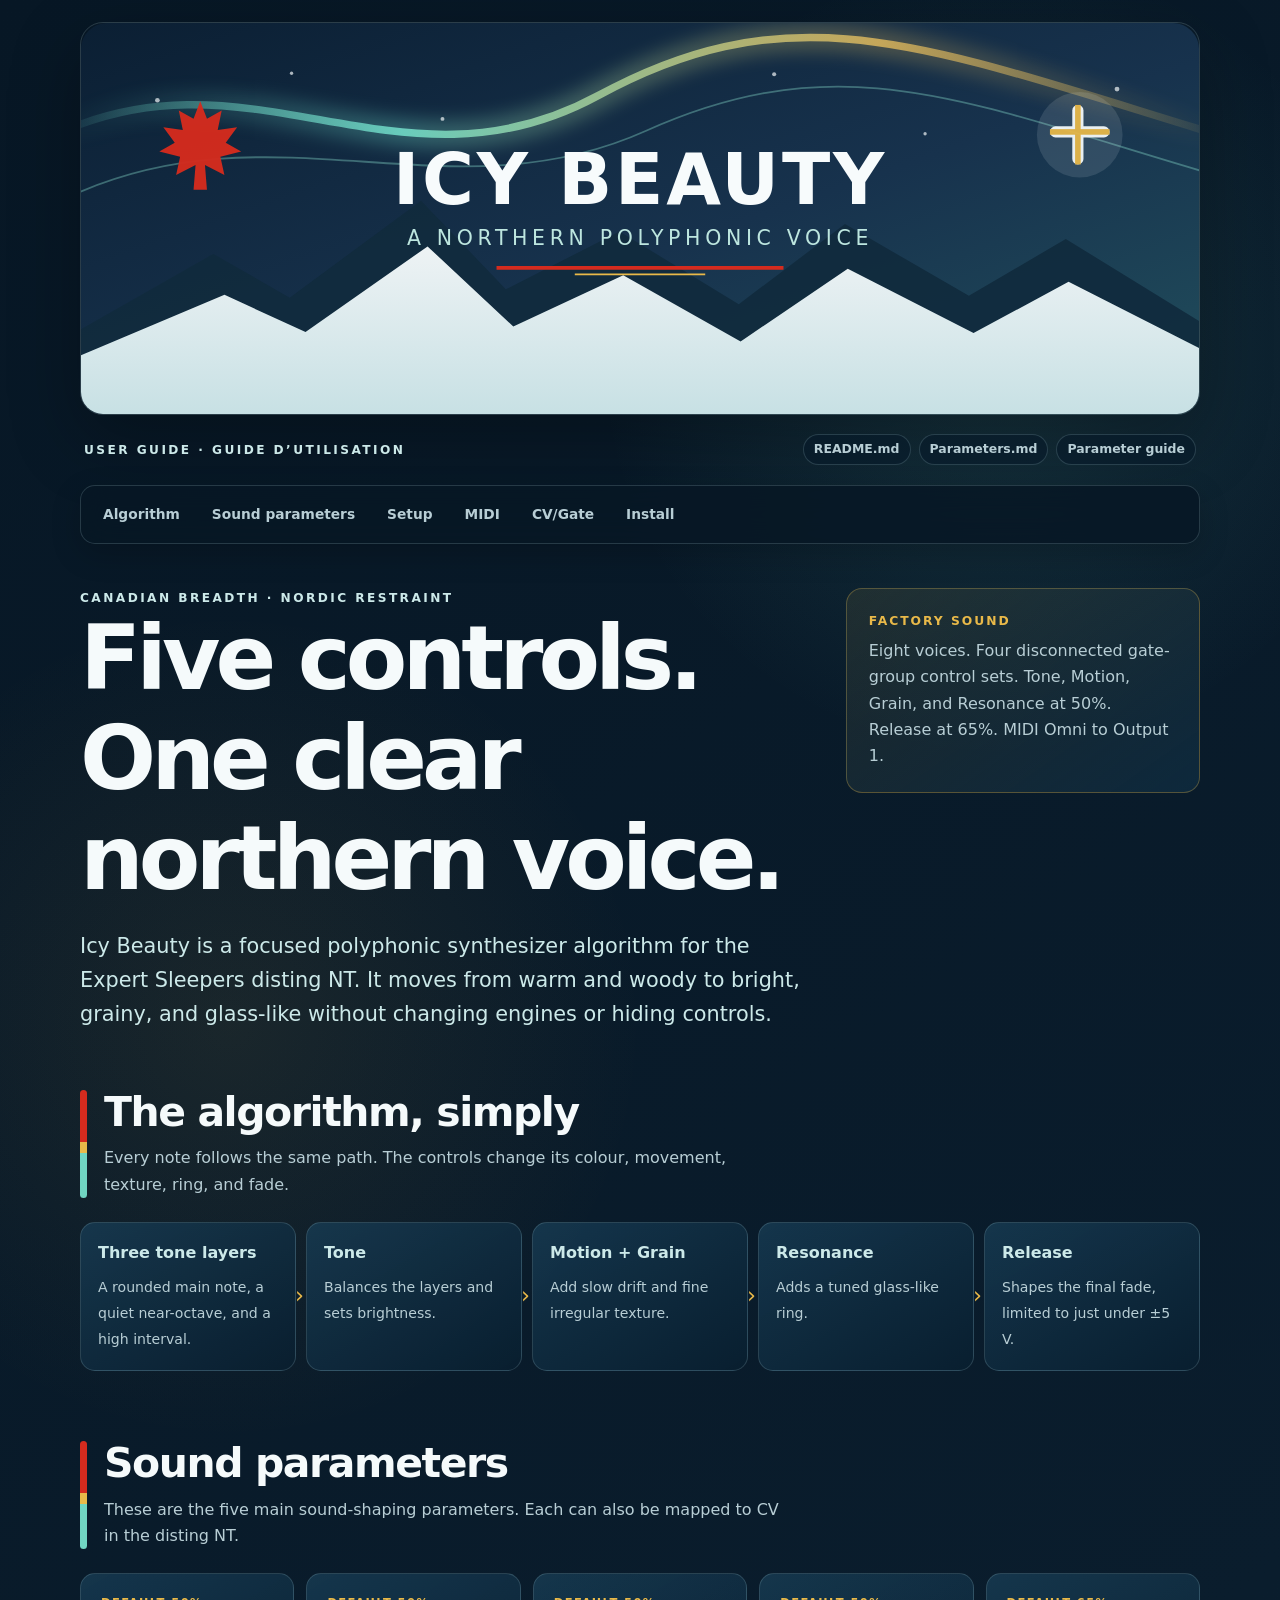
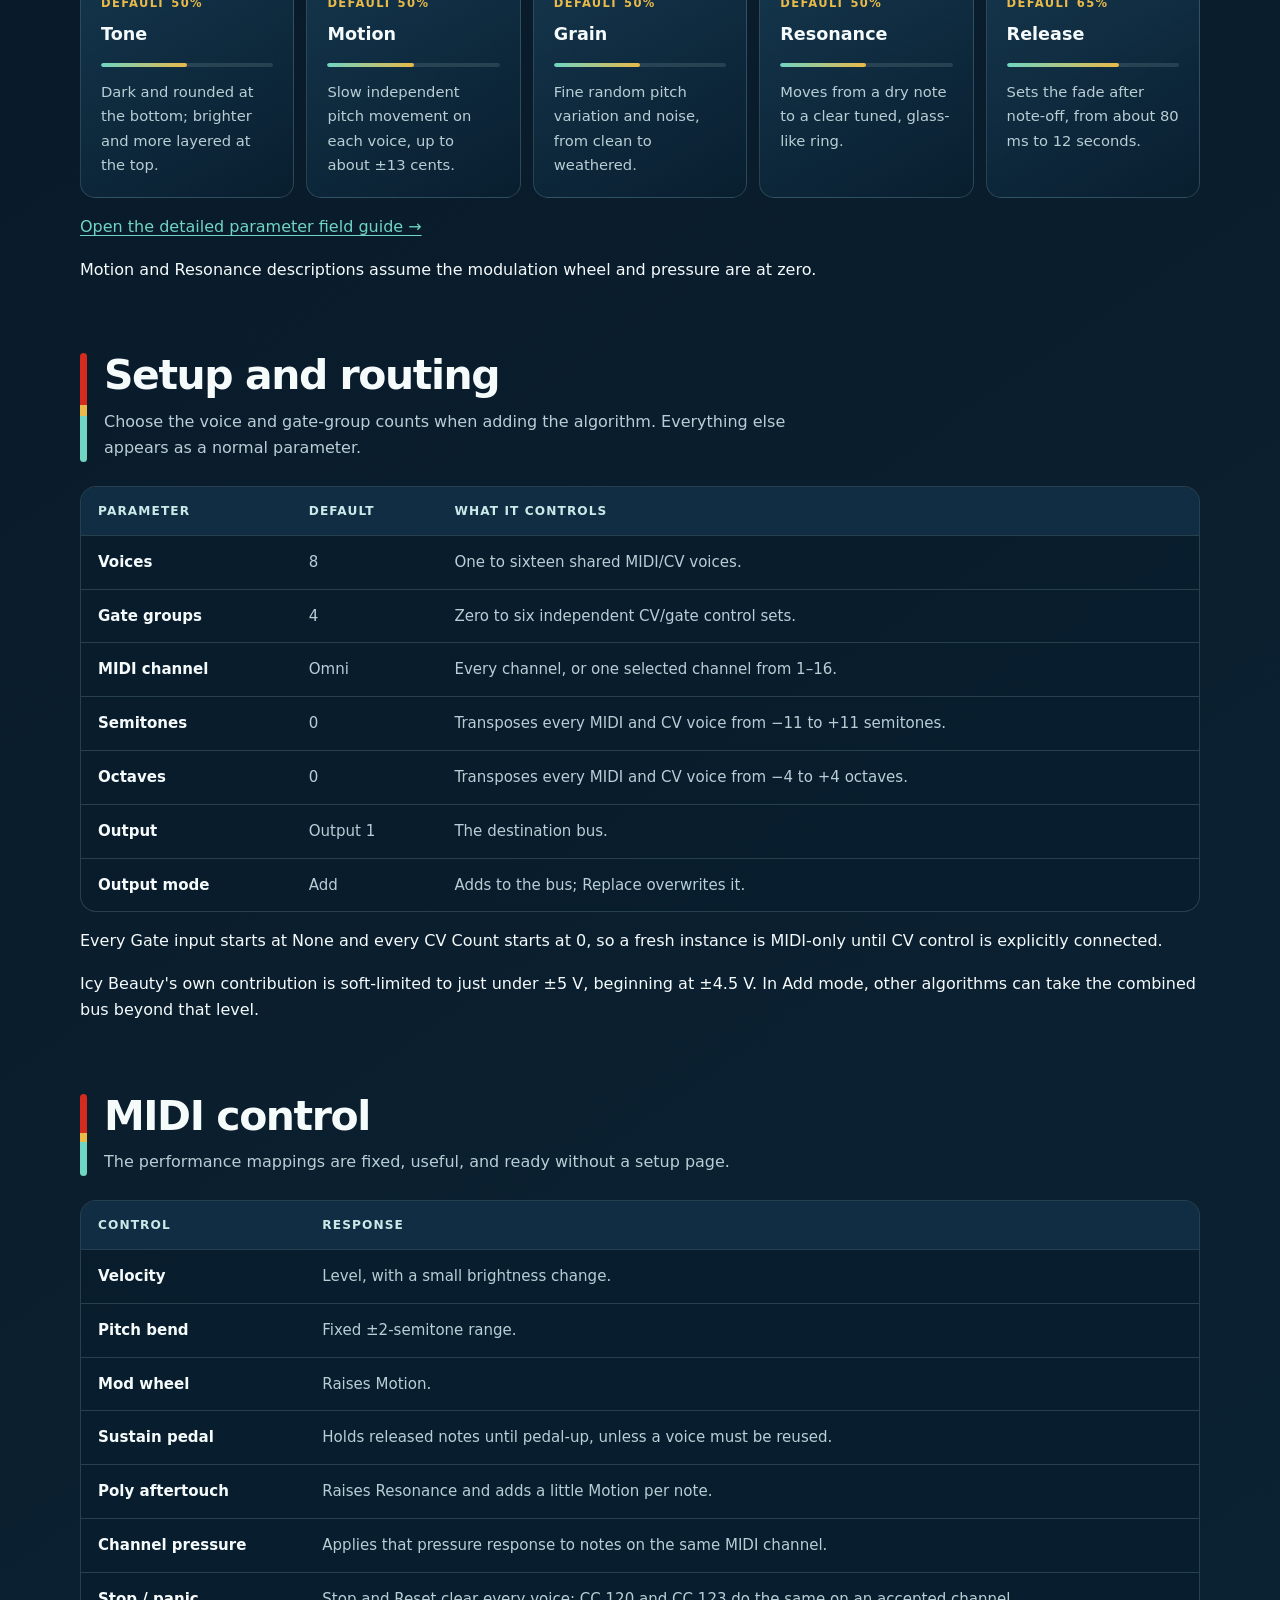
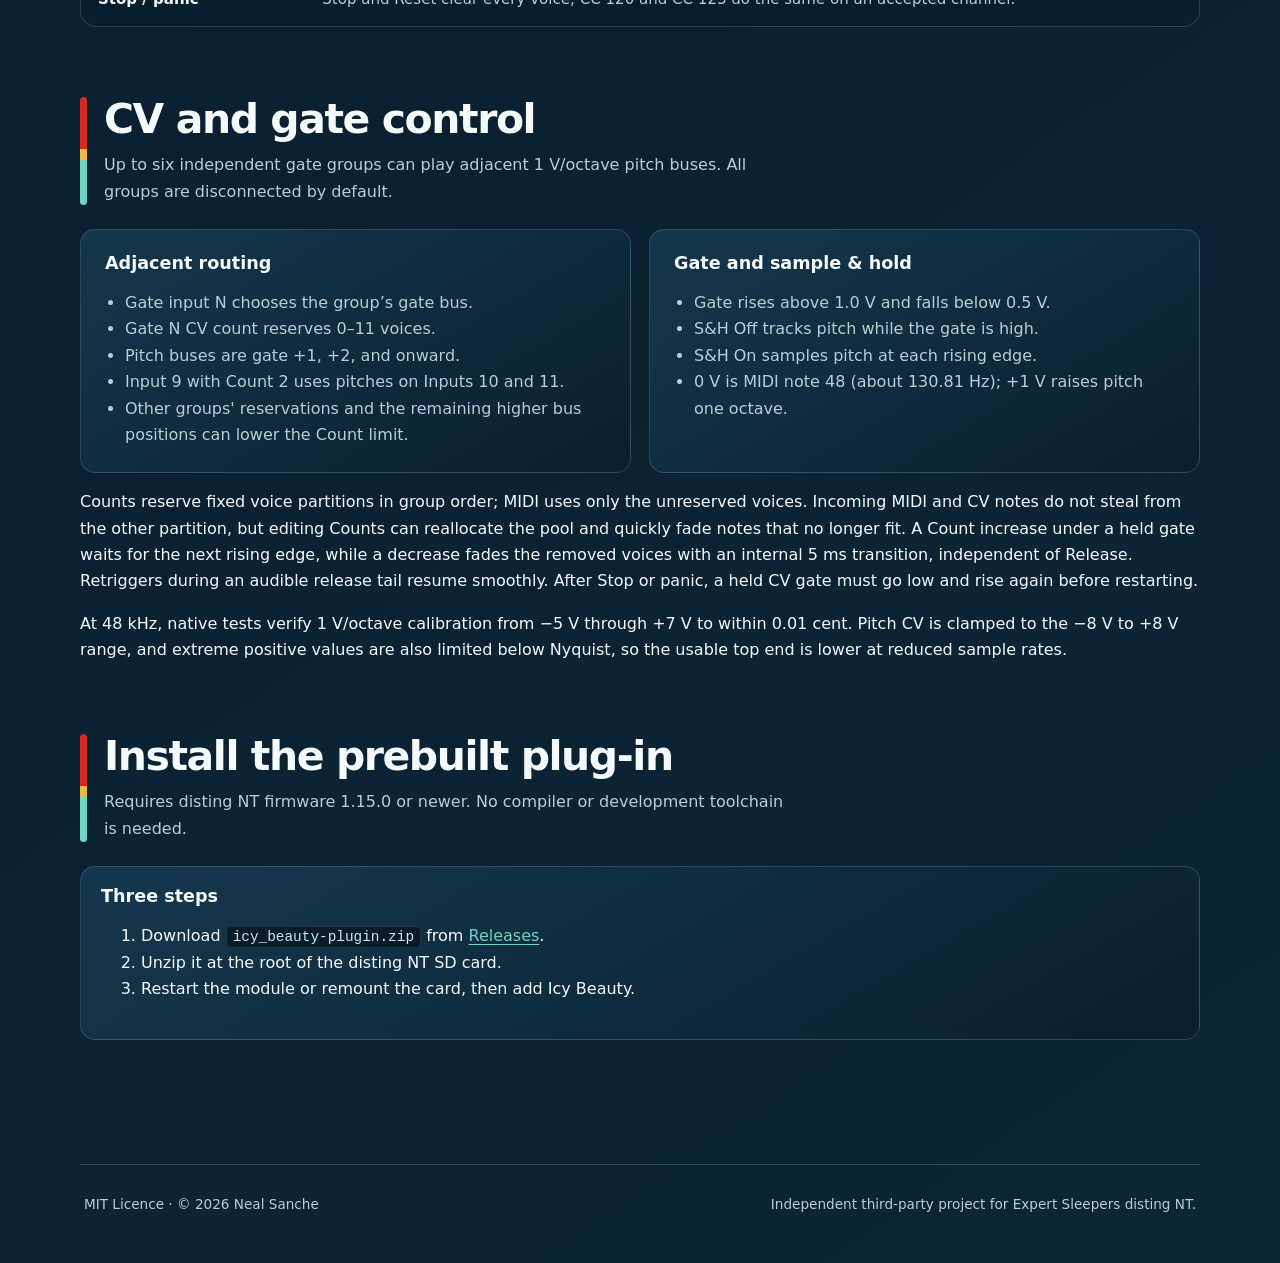
<file: docs/index.html>
<!doctype html>
<html lang="en">
  <head>
    <meta charset="utf-8">
    <meta name="viewport" content="width=device-width, initial-scale=1">
    <meta name="theme-color" content="#071725">
    <meta
      name="description"
      content="Icy Beauty user guide: a northern polyphonic synthesizer algorithm for Expert Sleepers disting NT."
    >
    <title>Icy Beauty — User Guide</title>
    <link rel="stylesheet" href="manual.css">
  </head>
  <body>
    <header class="site-header">
      <img
        class="hero-art"
        src="icy-beauty-header.svg"
        alt="Icy Beauty, a northern polyphonic voice"
      >
      <div class="topline">
        <p class="eyebrow">User guide · Guide d’utilisation</p>
        <div class="format-links" aria-label="Documentation formats">
          <a class="pill" href="../README.md">README.md</a>
          <a class="pill" href="PARAMETERS.md">Parameters.md</a>
          <a class="pill" href="parameters.html">Parameter guide</a>
        </div>
      </div>
      <nav class="main-nav" aria-label="Manual sections">
        <a href="#algorithm">Algorithm</a>
        <a href="#sound">Sound parameters</a>
        <a href="#setup">Setup</a>
        <a href="#midi">MIDI</a>
        <a href="#cv">CV/Gate</a>
        <a href="#install">Install</a>
      </nav>
    </header>

    <main>
      <section class="intro" aria-labelledby="page-title">
        <div>
          <p class="eyebrow">Canadian breadth · Nordic restraint</p>
          <h1 id="page-title">Five controls. One clear northern voice.</h1>
          <p class="lede">
            Icy Beauty is a focused polyphonic synthesizer algorithm for the
            Expert Sleepers disting NT. It moves from warm and woody to bright,
            grainy, and glass-like without changing engines or hiding controls.
          </p>
        </div>
        <aside class="note">
          <strong>Factory sound</strong>
          <p>
            Eight voices. Four disconnected gate-group control sets. Tone,
            Motion, Grain, and Resonance at 50%. Release at 65%. MIDI Omni to
            Output 1.
          </p>
        </aside>
      </section>

      <section class="section" id="algorithm">
        <div class="section-heading">
          <div>
            <h2>The algorithm, simply</h2>
            <p>
              Every note follows the same path. The controls change its colour,
              movement, texture, ring, and fade.
            </p>
          </div>
        </div>
        <div class="signal-flow" aria-label="Icy Beauty signal flow">
          <div class="signal-step">
            <b>Three tone layers</b>
            <span>A rounded main note, a quiet near-octave, and a high interval.</span>
          </div>
          <div class="signal-step">
            <b>Tone</b>
            <span>Balances the layers and sets brightness.</span>
          </div>
          <div class="signal-step">
            <b>Motion + Grain</b>
            <span>Add slow drift and fine irregular texture.</span>
          </div>
          <div class="signal-step">
            <b>Resonance</b>
            <span>Adds a tuned glass-like ring.</span>
          </div>
          <div class="signal-step">
            <b>Release</b>
            <span>Shapes the final fade, limited to just under ±5 V.</span>
          </div>
        </div>
      </section>

      <section class="section" id="sound">
        <div class="section-heading">
          <div>
            <h2>Sound parameters</h2>
            <p>
              These are the five main sound-shaping parameters. Each can also
              be mapped to CV in the disting NT.
            </p>
          </div>
        </div>
        <div class="card-grid">
          <article class="card">
            <span class="value">Default 50%</span>
            <h3>Tone</h3>
            <div class="range" style="--fill: 50%"></div>
            <p>Dark and rounded at the bottom; brighter and more layered at the top.</p>
          </article>
          <article class="card">
            <span class="value">Default 50%</span>
            <h3>Motion</h3>
            <div class="range" style="--fill: 50%"></div>
            <p>Slow independent pitch movement on each voice, up to about ±13 cents.</p>
          </article>
          <article class="card">
            <span class="value">Default 50%</span>
            <h3>Grain</h3>
            <div class="range" style="--fill: 50%"></div>
            <p>Fine random pitch variation and noise, from clean to weathered.</p>
          </article>
          <article class="card">
            <span class="value">Default 50%</span>
            <h3>Resonance</h3>
            <div class="range" style="--fill: 50%"></div>
            <p>Moves from a dry note to a clear tuned, glass-like ring.</p>
          </article>
          <article class="card">
            <span class="value">Default 65%</span>
            <h3>Release</h3>
            <div class="range" style="--fill: 65%"></div>
            <p>Sets the fade after note-off, from about 80 ms to 12 seconds.</p>
          </article>
        </div>
        <p>
          <a href="parameters.html">Open the detailed parameter field guide →</a>
        </p>
        <p>
          Motion and Resonance descriptions assume the modulation wheel and
          pressure are at zero.
        </p>
      </section>

      <section class="section" id="setup">
        <div class="section-heading">
          <div>
            <h2>Setup and routing</h2>
            <p>
              Choose the voice and gate-group counts when adding the algorithm.
              Everything else appears as a normal parameter.
            </p>
          </div>
        </div>
        <div class="table-wrap">
          <table>
            <thead>
              <tr>
                <th>Parameter</th>
                <th>Default</th>
                <th>What it controls</th>
              </tr>
            </thead>
            <tbody>
              <tr>
                <td>Voices</td>
                <td>8</td>
                <td>One to sixteen shared MIDI/CV voices.</td>
              </tr>
              <tr>
                <td>Gate groups</td>
                <td>4</td>
                <td>Zero to six independent CV/gate control sets.</td>
              </tr>
              <tr>
                <td>MIDI channel</td>
                <td>Omni</td>
                <td>Every channel, or one selected channel from 1–16.</td>
              </tr>
              <tr>
                <td>Semitones</td>
                <td>0</td>
                <td>Transposes every MIDI and CV voice from −11 to +11 semitones.</td>
              </tr>
              <tr>
                <td>Octaves</td>
                <td>0</td>
                <td>Transposes every MIDI and CV voice from −4 to +4 octaves.</td>
              </tr>
              <tr>
                <td>Output</td>
                <td>Output 1</td>
                <td>The destination bus.</td>
              </tr>
              <tr>
                <td>Output mode</td>
                <td>Add</td>
                <td>Adds to the bus; Replace overwrites it.</td>
              </tr>
            </tbody>
          </table>
        </div>
        <p>
          Every Gate input starts at None and every CV Count starts at 0, so a
          fresh instance is MIDI-only until CV control is explicitly connected.
        </p>
        <p>
          Icy Beauty's own contribution is soft-limited to just under ±5 V,
          beginning at ±4.5 V. In Add mode, other algorithms can take the
          combined bus beyond that level.
        </p>
      </section>

      <section class="section" id="midi">
        <div class="section-heading">
          <div>
            <h2>MIDI control</h2>
            <p>
              The performance mappings are fixed, useful, and ready without a
              setup page.
            </p>
          </div>
        </div>
        <div class="table-wrap">
          <table>
            <thead>
              <tr>
                <th>Control</th>
                <th>Response</th>
              </tr>
            </thead>
            <tbody>
              <tr><td>Velocity</td><td>Level, with a small brightness change.</td></tr>
              <tr><td>Pitch bend</td><td>Fixed ±2-semitone range.</td></tr>
              <tr><td>Mod wheel</td><td>Raises Motion.</td></tr>
              <tr><td>Sustain pedal</td><td>Holds released notes until pedal-up, unless a voice must be reused.</td></tr>
              <tr><td>Poly aftertouch</td><td>Raises Resonance and adds a little Motion per note.</td></tr>
              <tr><td>Channel pressure</td><td>Applies that pressure response to notes on the same MIDI channel.</td></tr>
              <tr><td>Stop / panic</td><td>Stop and Reset clear every voice; CC 120 and CC 123 do the same on an accepted channel.</td></tr>
            </tbody>
          </table>
        </div>
      </section>

      <section class="section" id="cv">
        <div class="section-heading">
          <div>
            <h2>CV and gate control</h2>
            <p>
              Up to six independent gate groups can play adjacent 1 V/octave
              pitch buses. All groups are disconnected by default.
            </p>
          </div>
        </div>
        <div class="two-column">
          <article class="card">
            <h3>Adjacent routing</h3>
            <ul>
              <li>Gate input N chooses the group’s gate bus.</li>
              <li>Gate N CV count reserves 0–11 voices.</li>
              <li>Pitch buses are gate +1, +2, and onward.</li>
              <li>Input 9 with Count 2 uses pitches on Inputs 10 and 11.</li>
              <li>Other groups' reservations and the remaining higher bus positions can lower the Count limit.</li>
            </ul>
          </article>
          <article class="card">
            <h3>Gate and sample &amp; hold</h3>
            <ul>
              <li>Gate rises above 1.0 V and falls below 0.5 V.</li>
              <li>S&amp;H Off tracks pitch while the gate is high.</li>
              <li>S&amp;H On samples pitch at each rising edge.</li>
              <li>0 V is MIDI note 48 (about 130.81 Hz); +1 V raises pitch one octave.</li>
            </ul>
          </article>
        </div>
        <p>
          Counts reserve fixed voice partitions in group order; MIDI uses only
          the unreserved voices. Incoming MIDI and CV notes do not steal from
          the other partition, but editing Counts can reallocate the pool and
          quickly fade notes that no longer fit.
          A Count increase under a held gate waits for the next rising edge,
          while a decrease fades the removed voices with an internal 5 ms
          transition, independent of Release. Retriggers during an audible
          release tail resume smoothly. After Stop or panic, a held CV gate
          must go low and rise again before restarting.
        </p>
        <p>
          At 48 kHz, native tests verify 1 V/octave calibration from −5 V
          through +7 V to within 0.01 cent. Pitch CV is clamped to the −8 V to
          +8 V range, and extreme positive values are also limited below
          Nyquist, so the usable top end is lower at reduced sample rates.
        </p>
      </section>

      <section class="section" id="install">
        <div class="section-heading">
          <div>
            <h2>Install the prebuilt plug-in</h2>
            <p>
              Requires disting NT firmware 1.15.0 or newer. No compiler or
              development toolchain is needed.
            </p>
          </div>
        </div>
        <article class="card">
          <h3>Three steps</h3>
          <ol>
            <li>Download <code>icy_beauty-plugin.zip</code> from <a href="https://github.com/thorinside/icy_beauty/releases">Releases</a>.</li>
            <li>Unzip it at the root of the disting NT SD card.</li>
            <li>Restart the module or remount the card, then add Icy Beauty.</li>
          </ol>
        </article>
      </section>
    </main>

    <footer class="site-footer">
      <p>MIT Licence · © 2026 Neal Sanche</p>
      <p>Independent third-party project for Expert Sleepers disting NT.</p>
    </footer>
  </body>
</html>
</file>
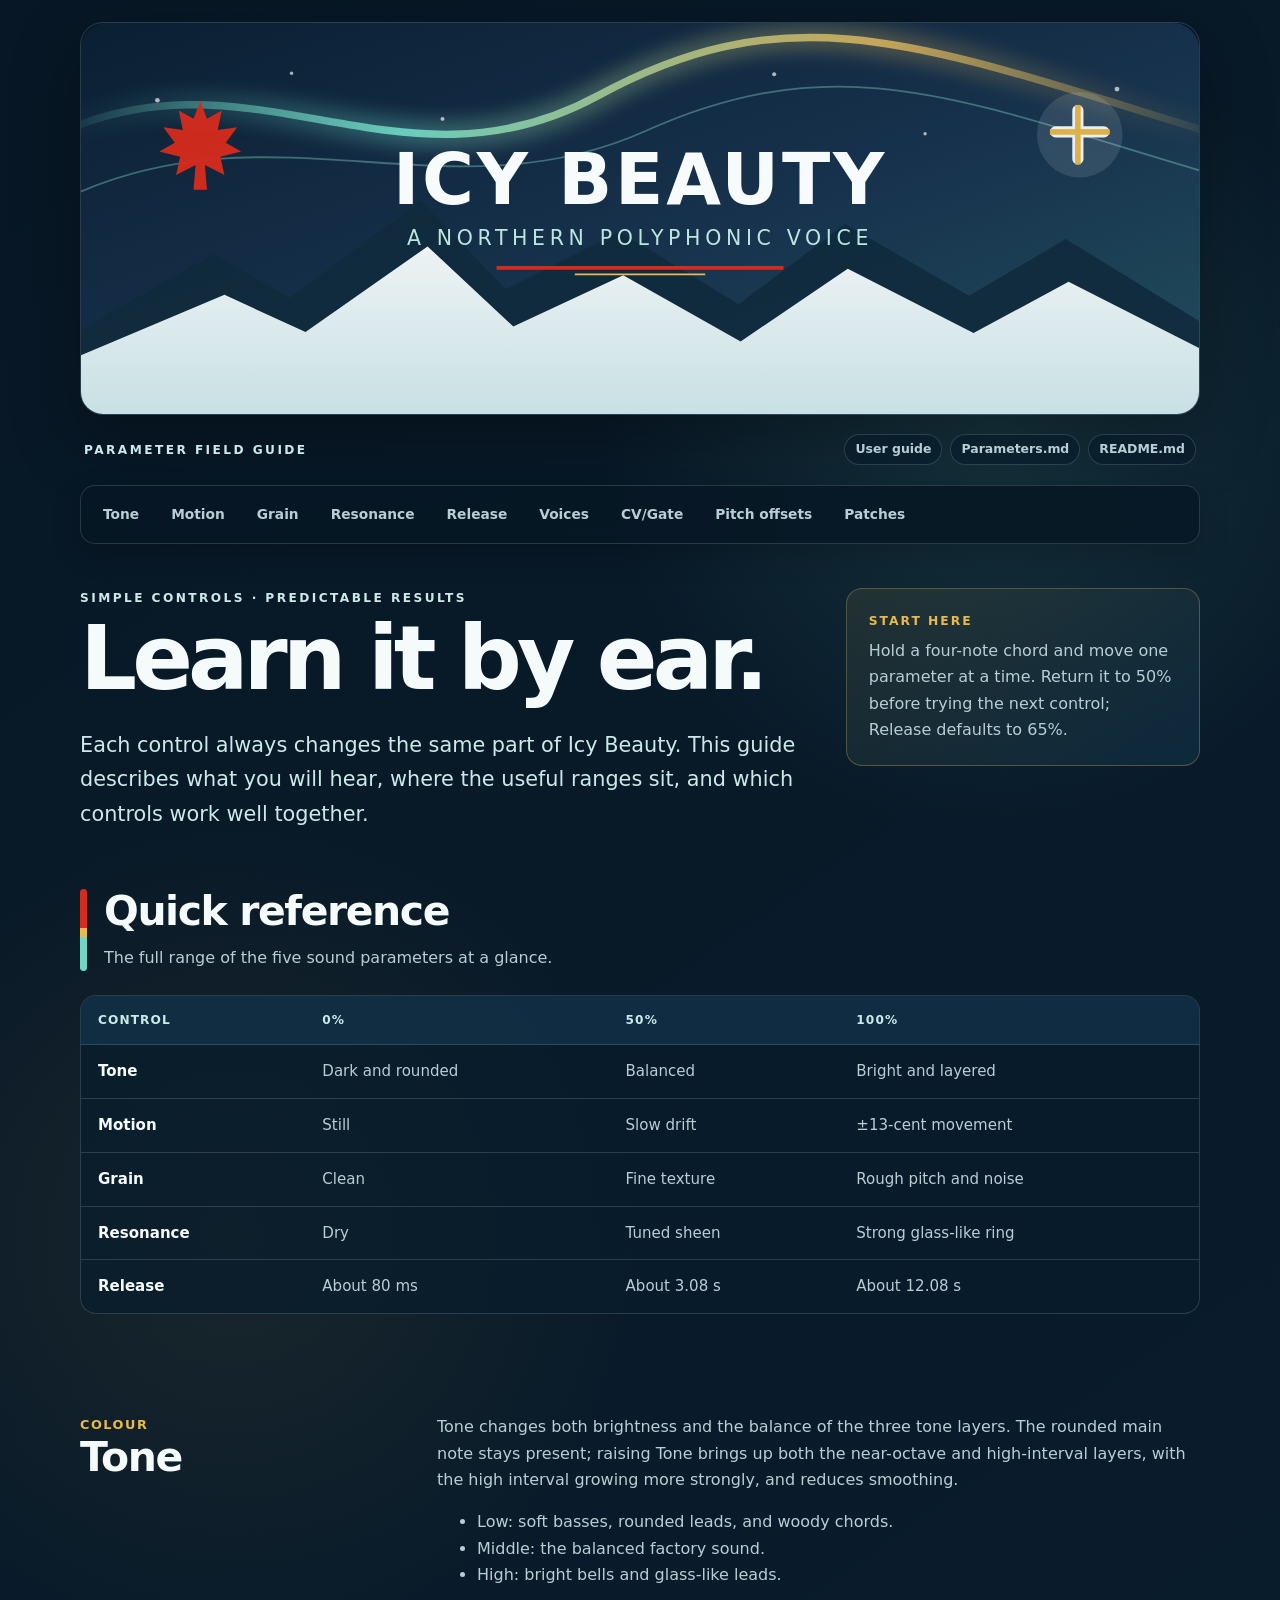
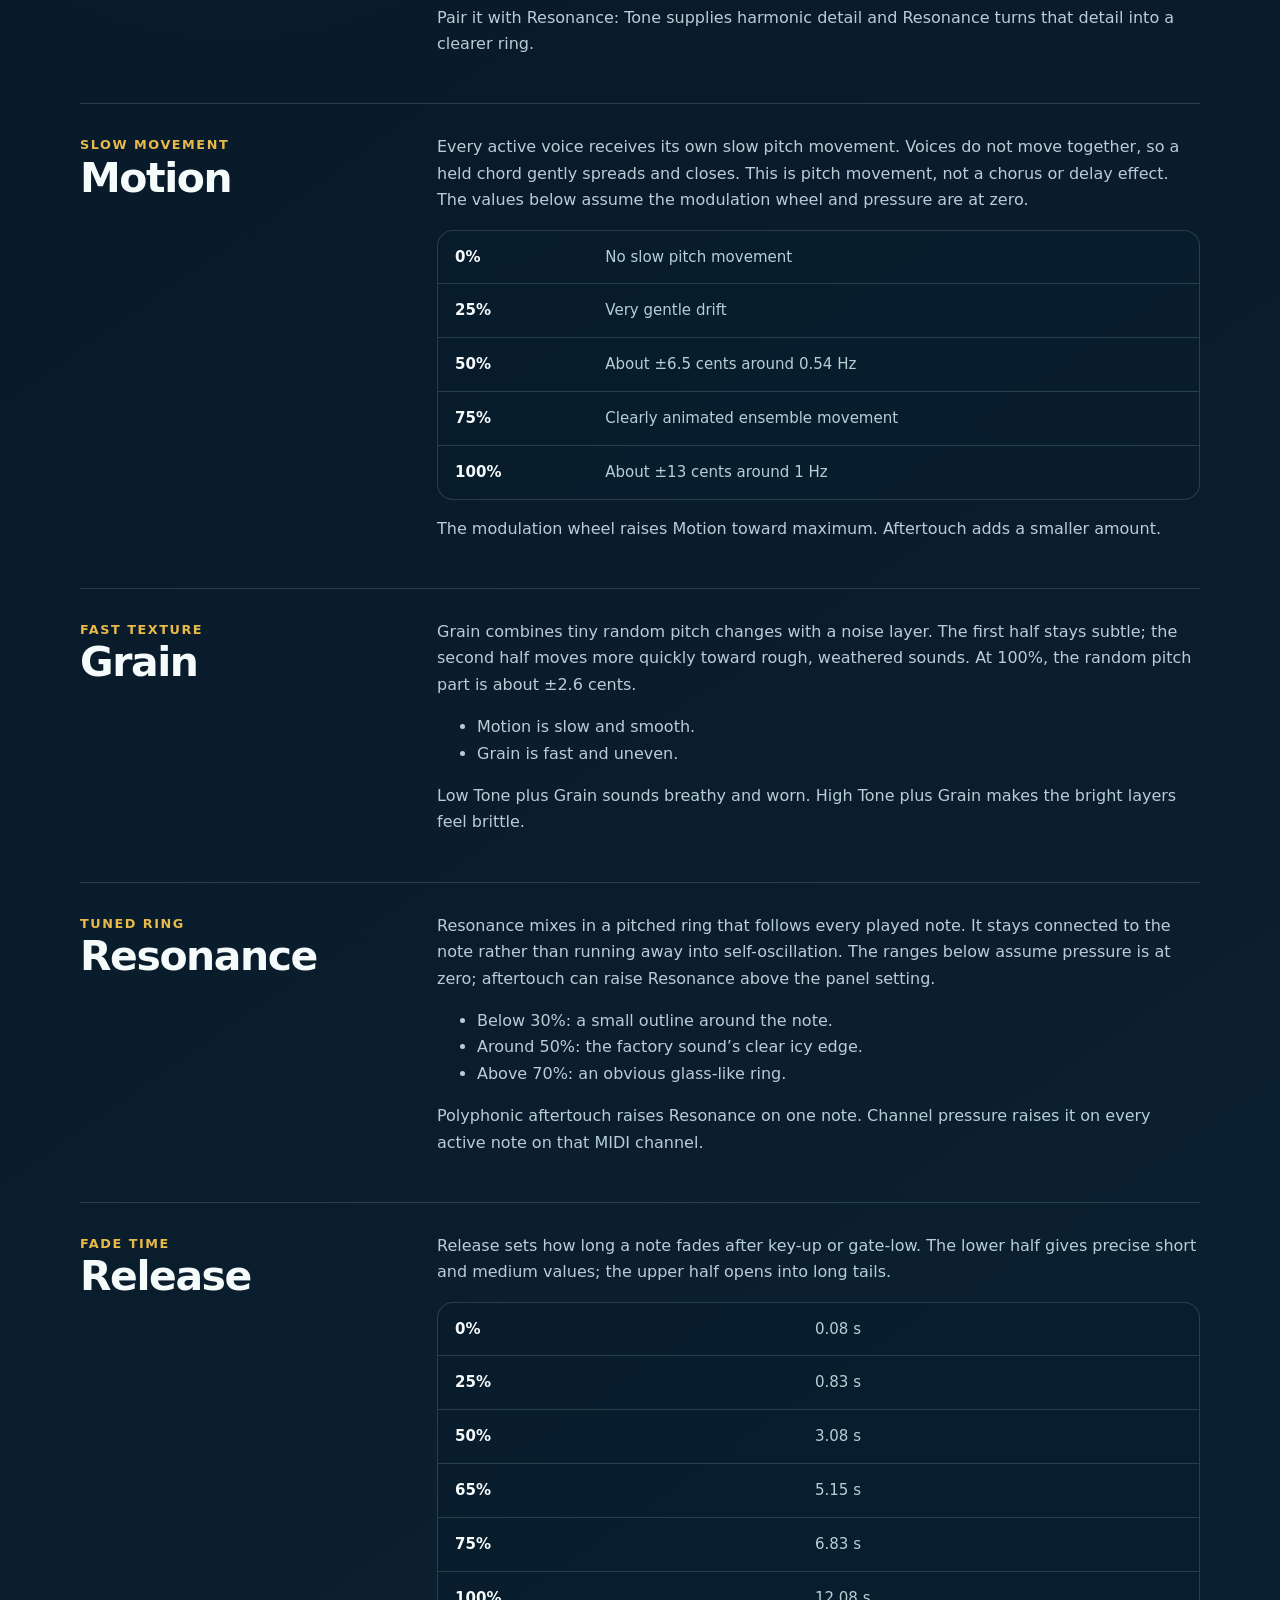
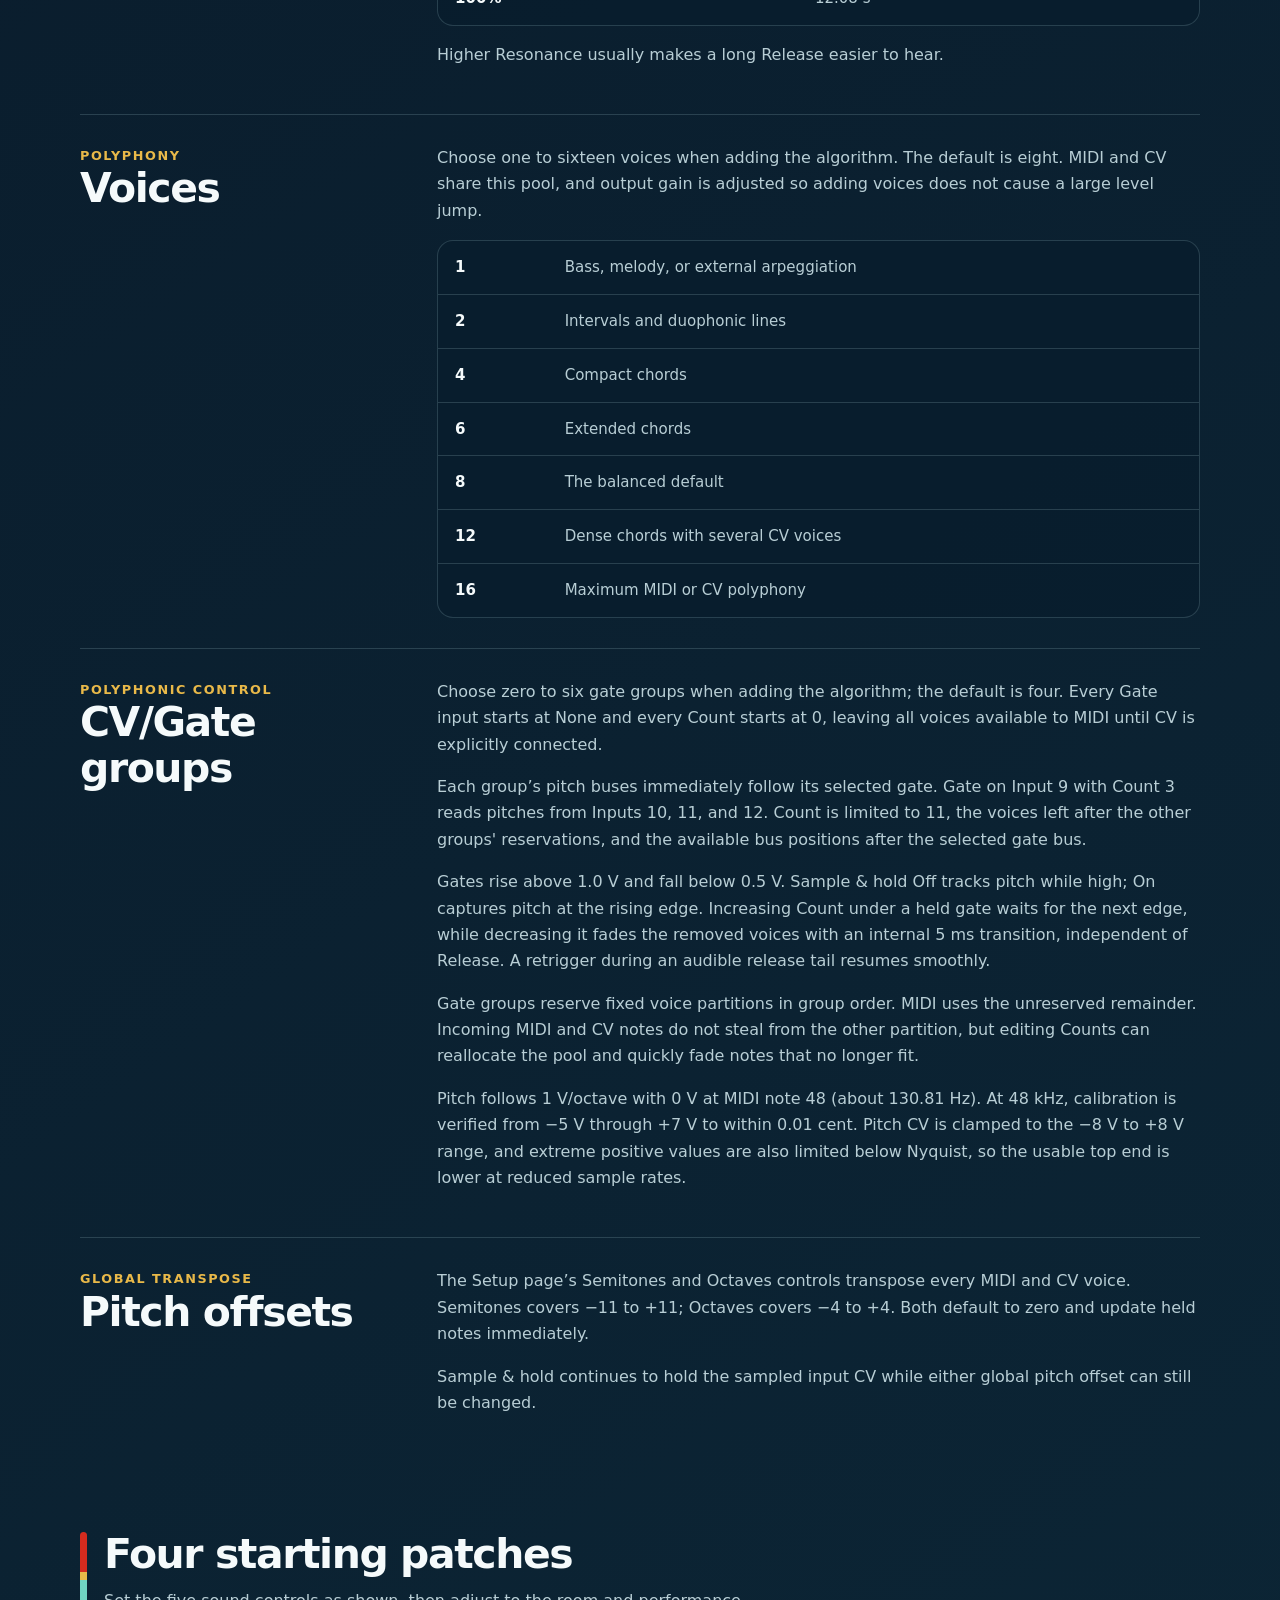
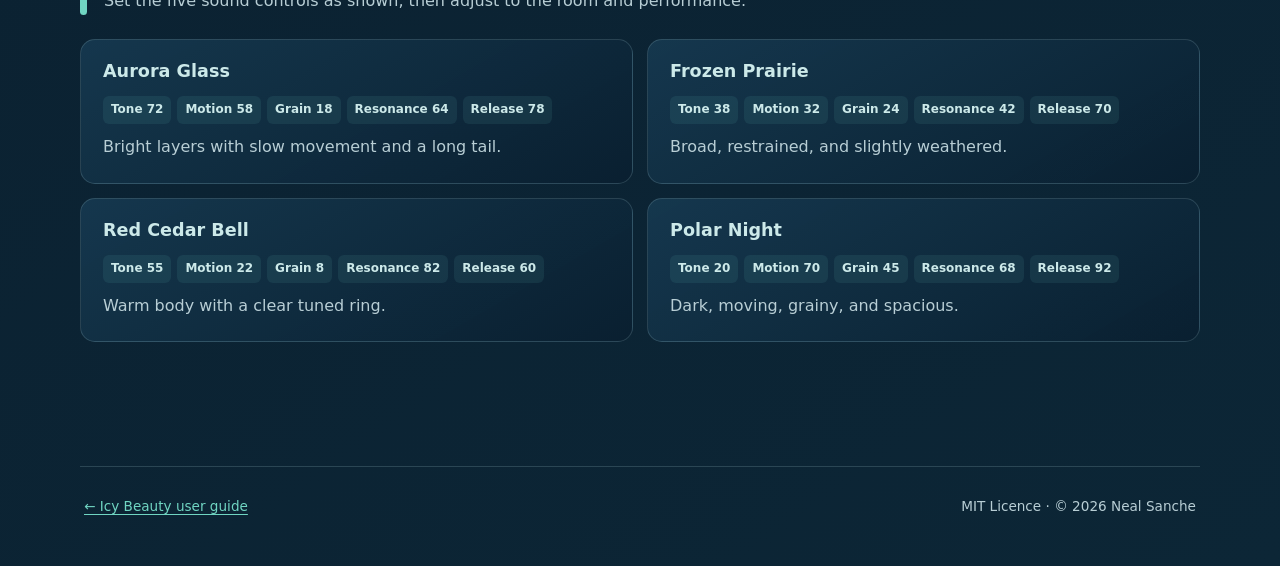
<file: docs/parameters.html>
<!doctype html>
<html lang="en">
  <head>
    <meta charset="utf-8">
    <meta name="viewport" content="width=device-width, initial-scale=1">
    <meta name="theme-color" content="#071725">
    <meta
      name="description"
      content="Detailed Icy Beauty parameter guide for Expert Sleepers disting NT."
    >
    <title>Icy Beauty — Parameter Field Guide</title>
    <link rel="stylesheet" href="manual.css">
  </head>
  <body>
    <header class="site-header">
      <img
        class="hero-art"
        src="icy-beauty-header.svg"
        alt="Icy Beauty, a northern polyphonic voice"
      >
      <div class="topline">
        <p class="eyebrow">Parameter field guide</p>
        <div class="format-links" aria-label="Documentation formats">
          <a class="pill" href="index.html">User guide</a>
          <a class="pill" href="PARAMETERS.md">Parameters.md</a>
          <a class="pill" href="../README.md">README.md</a>
        </div>
      </div>
      <nav class="main-nav" aria-label="Parameter sections">
        <a href="#tone">Tone</a>
        <a href="#motion">Motion</a>
        <a href="#grain">Grain</a>
        <a href="#resonance">Resonance</a>
        <a href="#release">Release</a>
        <a href="#voices">Voices</a>
        <a href="#cv-gate">CV/Gate</a>
        <a href="#pitch-offsets">Pitch offsets</a>
        <a href="#patches">Patches</a>
      </nav>
    </header>

    <main>
      <section class="intro" aria-labelledby="page-title">
        <div>
          <p class="eyebrow">Simple controls · Predictable results</p>
          <h1 id="page-title">Learn it by ear.</h1>
          <p class="lede">
            Each control always changes the same part of Icy Beauty. This guide
            describes what you will hear, where the useful ranges sit, and
            which controls work well together.
          </p>
        </div>
        <aside class="note">
          <strong>Start here</strong>
          <p>
            Hold a four-note chord and move one parameter at a time. Return it
            to 50% before trying the next control; Release defaults to 65%.
          </p>
        </aside>
      </section>

      <section class="section">
        <div class="section-heading">
          <div>
            <h2>Quick reference</h2>
            <p>The full range of the five sound parameters at a glance.</p>
          </div>
        </div>
        <div class="table-wrap">
          <table>
            <thead>
              <tr>
                <th>Control</th>
                <th>0%</th>
                <th>50%</th>
                <th>100%</th>
              </tr>
            </thead>
            <tbody>
              <tr><td>Tone</td><td>Dark and rounded</td><td>Balanced</td><td>Bright and layered</td></tr>
              <tr><td>Motion</td><td>Still</td><td>Slow drift</td><td>±13-cent movement</td></tr>
              <tr><td>Grain</td><td>Clean</td><td>Fine texture</td><td>Rough pitch and noise</td></tr>
              <tr><td>Resonance</td><td>Dry</td><td>Tuned sheen</td><td>Strong glass-like ring</td></tr>
              <tr><td>Release</td><td>About 80 ms</td><td>About 3.08 s</td><td>About 12.08 s</td></tr>
            </tbody>
          </table>
        </div>
      </section>

      <section class="section" aria-label="Detailed parameters">
        <article class="parameter" id="tone">
          <div class="parameter-label">
            <p>Colour</p>
            <h2>Tone</h2>
          </div>
          <div class="parameter-copy">
            <p>
              Tone changes both brightness and the balance of the three tone
              layers. The rounded main note stays present; raising Tone brings
              up both the near-octave and high-interval layers, with the high
              interval growing more strongly, and reduces smoothing.
            </p>
            <ul>
              <li>Low: soft basses, rounded leads, and woody chords.</li>
              <li>Middle: the balanced factory sound.</li>
              <li>High: bright bells and glass-like leads.</li>
            </ul>
            <p>
              Pair it with Resonance: Tone supplies harmonic detail and
              Resonance turns that detail into a clearer ring.
            </p>
          </div>
        </article>

        <article class="parameter" id="motion">
          <div class="parameter-label">
            <p>Slow movement</p>
            <h2>Motion</h2>
          </div>
          <div class="parameter-copy">
            <p>
              Every active voice receives its own slow pitch movement. Voices
              do not move together, so a held chord gently spreads and closes.
              This is pitch movement, not a chorus or delay effect. The values
              below assume the modulation wheel and pressure are at zero.
            </p>
            <div class="table-wrap">
              <table>
                <tbody>
                  <tr><td>0%</td><td>No slow pitch movement</td></tr>
                  <tr><td>25%</td><td>Very gentle drift</td></tr>
                  <tr><td>50%</td><td>About ±6.5 cents around 0.54 Hz</td></tr>
                  <tr><td>75%</td><td>Clearly animated ensemble movement</td></tr>
                  <tr><td>100%</td><td>About ±13 cents around 1 Hz</td></tr>
                </tbody>
              </table>
            </div>
            <p>
              The modulation wheel raises Motion toward maximum. Aftertouch
              adds a smaller amount.
            </p>
          </div>
        </article>

        <article class="parameter" id="grain">
          <div class="parameter-label">
            <p>Fast texture</p>
            <h2>Grain</h2>
          </div>
          <div class="parameter-copy">
            <p>
              Grain combines tiny random pitch changes with a noise layer. The
              first half stays subtle; the second half moves more quickly
              toward rough, weathered sounds. At 100%, the random pitch part is
              about ±2.6 cents.
            </p>
            <ul>
              <li>Motion is slow and smooth.</li>
              <li>Grain is fast and uneven.</li>
            </ul>
            <p>
              Low Tone plus Grain sounds breathy and worn. High Tone plus Grain
              makes the bright layers feel brittle.
            </p>
          </div>
        </article>

        <article class="parameter" id="resonance">
          <div class="parameter-label">
            <p>Tuned ring</p>
            <h2>Resonance</h2>
          </div>
          <div class="parameter-copy">
            <p>
              Resonance mixes in a pitched ring that follows every played note.
              It stays connected to the note rather than running away into
              self-oscillation. The ranges below assume pressure is at zero;
              aftertouch can raise Resonance above the panel setting.
            </p>
            <ul>
              <li>Below 30%: a small outline around the note.</li>
              <li>Around 50%: the factory sound’s clear icy edge.</li>
              <li>Above 70%: an obvious glass-like ring.</li>
            </ul>
            <p>
              Polyphonic aftertouch raises Resonance on one note. Channel
              pressure raises it on every active note on that MIDI channel.
            </p>
          </div>
        </article>

        <article class="parameter" id="release">
          <div class="parameter-label">
            <p>Fade time</p>
            <h2>Release</h2>
          </div>
          <div class="parameter-copy">
            <p>
              Release sets how long a note fades after key-up or gate-low. The
              lower half gives precise short and medium values; the upper half
              opens into long tails.
            </p>
            <div class="table-wrap">
              <table>
                <tbody>
                  <tr><td>0%</td><td>0.08 s</td></tr>
                  <tr><td>25%</td><td>0.83 s</td></tr>
                  <tr><td>50%</td><td>3.08 s</td></tr>
                  <tr><td>65%</td><td>5.15 s</td></tr>
                  <tr><td>75%</td><td>6.83 s</td></tr>
                  <tr><td>100%</td><td>12.08 s</td></tr>
                </tbody>
              </table>
            </div>
            <p>
              Higher Resonance usually makes a long Release easier to hear.
            </p>
          </div>
        </article>

        <article class="parameter" id="voices">
          <div class="parameter-label">
            <p>Polyphony</p>
            <h2>Voices</h2>
          </div>
          <div class="parameter-copy">
            <p>
              Choose one to sixteen voices when adding the algorithm. The
              default is eight. MIDI and CV share this pool, and output gain is
              adjusted so adding voices does not cause a large level jump.
            </p>
            <div class="table-wrap">
              <table>
                <tbody>
                  <tr><td>1</td><td>Bass, melody, or external arpeggiation</td></tr>
                  <tr><td>2</td><td>Intervals and duophonic lines</td></tr>
                  <tr><td>4</td><td>Compact chords</td></tr>
                  <tr><td>6</td><td>Extended chords</td></tr>
                  <tr><td>8</td><td>The balanced default</td></tr>
                  <tr><td>12</td><td>Dense chords with several CV voices</td></tr>
                  <tr><td>16</td><td>Maximum MIDI or CV polyphony</td></tr>
                </tbody>
              </table>
            </div>
          </div>
        </article>

        <article class="parameter" id="cv-gate">
          <div class="parameter-label">
            <p>Polyphonic control</p>
            <h2>CV/Gate groups</h2>
          </div>
          <div class="parameter-copy">
            <p>
              Choose zero to six gate groups when adding the algorithm; the
              default is four. Every Gate input starts at None and every Count
              starts at 0, leaving all voices available to MIDI until CV is
              explicitly connected.
            </p>
            <p>
              Each group’s pitch buses immediately follow its selected gate.
              Gate on Input 9 with Count 3 reads pitches from Inputs 10, 11,
              and 12. Count is limited to 11, the voices left after the other
              groups' reservations, and the available bus positions after the
              selected gate bus.
            </p>
            <p>
              Gates rise above 1.0 V and fall below 0.5 V. Sample &amp; hold
              Off tracks pitch while high; On captures pitch at the rising
              edge. Increasing Count under a held gate waits for the next edge,
              while decreasing it fades the removed voices with an internal
              5 ms transition, independent of Release. A retrigger during an
              audible release tail resumes smoothly.
            </p>
            <p>
              Gate groups reserve fixed voice partitions in group order. MIDI
              uses the unreserved remainder. Incoming MIDI and CV notes do not
              steal from the other partition, but editing Counts can reallocate
              the pool and quickly fade notes that no longer fit.
            </p>
            <p>
              Pitch follows 1 V/octave with 0 V at MIDI note 48 (about
              130.81 Hz). At 48 kHz, calibration is verified from −5 V through
              +7 V to within 0.01 cent. Pitch CV is clamped to the −8 V to +8 V
              range, and extreme positive values are also limited below
              Nyquist, so the usable top end is lower at reduced sample rates.
            </p>
          </div>
        </article>

        <article class="parameter" id="pitch-offsets">
          <div class="parameter-label">
            <p>Global transpose</p>
            <h2>Pitch offsets</h2>
          </div>
          <div class="parameter-copy">
            <p>
              The Setup page’s Semitones and Octaves controls transpose every
              MIDI and CV voice. Semitones covers −11 to +11; Octaves covers
              −4 to +4. Both default to zero and update held notes immediately.
            </p>
            <p>
              Sample &amp; hold continues to hold the sampled input CV while
              either global pitch offset can still be changed.
            </p>
          </div>
        </article>
      </section>

      <section class="section" id="patches">
        <div class="section-heading">
          <div>
            <h2>Four starting patches</h2>
            <p>
              Set the five sound controls as shown, then adjust to the room and
              performance.
            </p>
          </div>
        </div>
        <div class="recipes">
          <article class="recipe">
            <h3>Aurora Glass</h3>
            <div class="settings">
              <span>Tone 72</span><span>Motion 58</span><span>Grain 18</span>
              <span>Resonance 64</span><span>Release 78</span>
            </div>
            <p>Bright layers with slow movement and a long tail.</p>
          </article>
          <article class="recipe">
            <h3>Frozen Prairie</h3>
            <div class="settings">
              <span>Tone 38</span><span>Motion 32</span><span>Grain 24</span>
              <span>Resonance 42</span><span>Release 70</span>
            </div>
            <p>Broad, restrained, and slightly weathered.</p>
          </article>
          <article class="recipe">
            <h3>Red Cedar Bell</h3>
            <div class="settings">
              <span>Tone 55</span><span>Motion 22</span><span>Grain 8</span>
              <span>Resonance 82</span><span>Release 60</span>
            </div>
            <p>Warm body with a clear tuned ring.</p>
          </article>
          <article class="recipe">
            <h3>Polar Night</h3>
            <div class="settings">
              <span>Tone 20</span><span>Motion 70</span><span>Grain 45</span>
              <span>Resonance 68</span><span>Release 92</span>
            </div>
            <p>Dark, moving, grainy, and spacious.</p>
          </article>
        </div>
      </section>
    </main>

    <footer class="site-footer">
      <p><a href="index.html">← Icy Beauty user guide</a></p>
      <p>MIT Licence · © 2026 Neal Sanche</p>
    </footer>
  </body>
</html>
</file>
<file: docs/manual.css>
:root {
  color-scheme: dark;
  --ink: #f5fafb;
  --muted: #b8ced5;
  --night: #071725;
  --navy: #0c2237;
  --blue: #173b56;
  --ice: #cce9e9;
  --aurora: #70d5c2;
  --gold: #e9b949;
  --canada: #d52b1e;
  --line: rgba(184, 222, 224, 0.18);
  --panel: rgba(15, 45, 66, 0.76);
  --shadow: 0 24px 70px rgba(0, 0, 0, 0.28);
  font-family:
    Inter, ui-sans-serif, system-ui, -apple-system, BlinkMacSystemFont, "Segoe UI",
    sans-serif;
}

* {
  box-sizing: border-box;
}

html {
  scroll-behavior: smooth;
}

body {
  min-width: 280px;
  margin: 0;
  color: var(--ink);
  background:
    radial-gradient(circle at 78% 8%, rgba(112, 213, 194, 0.13), transparent 25rem),
    radial-gradient(circle at 18% 23%, rgba(233, 185, 73, 0.08), transparent 26rem),
    linear-gradient(145deg, var(--night), #0a1d2d 46%, #0c2636);
  line-height: 1.65;
}

a {
  color: var(--aurora);
  text-underline-offset: 0.2em;
}

a:hover {
  color: var(--ice);
}

.site-header,
main,
.site-footer {
  width: min(1120px, calc(100% - 32px));
  margin-inline: auto;
}

.site-header {
  padding-top: 22px;
}

.hero-art {
  display: block;
  width: 100%;
  height: auto;
  border: 1px solid rgba(204, 233, 233, 0.18);
  border-radius: 23px;
  box-shadow: var(--shadow);
}

.topline {
  display: flex;
  align-items: center;
  justify-content: space-between;
  gap: 20px;
  padding: 19px 4px 8px;
}

.eyebrow {
  margin: 0;
  color: var(--ice);
  font-size: 0.76rem;
  font-weight: 750;
  letter-spacing: 0.2em;
  text-transform: uppercase;
}

.format-links {
  display: flex;
  flex-wrap: wrap;
  gap: 8px;
}

.pill {
  display: inline-flex;
  align-items: center;
  min-height: 30px;
  padding: 4px 10px;
  border: 1px solid var(--line);
  border-radius: 999px;
  color: var(--muted);
  background: rgba(8, 27, 42, 0.62);
  font-size: 0.78rem;
  font-weight: 650;
  text-decoration: none;
}

.pill:hover {
  border-color: rgba(112, 213, 194, 0.55);
}

.main-nav {
  position: sticky;
  z-index: 10;
  top: 0;
  display: flex;
  flex-wrap: wrap;
  gap: 8px;
  margin: 12px 0 44px;
  padding: 10px;
  border: 1px solid var(--line);
  border-radius: 15px;
  background: rgba(7, 23, 37, 0.88);
  box-shadow: 0 10px 30px rgba(0, 0, 0, 0.18);
  backdrop-filter: blur(16px);
}

.main-nav a {
  padding: 7px 12px;
  border-radius: 9px;
  color: var(--muted);
  font-size: 0.86rem;
  font-weight: 700;
  text-decoration: none;
}

.main-nav a:hover,
.main-nav a[aria-current="page"] {
  color: var(--ink);
  background: rgba(112, 213, 194, 0.12);
}

main {
  padding-bottom: 54px;
}

.intro {
  display: grid;
  grid-template-columns: minmax(0, 1.35fr) minmax(250px, 0.65fr);
  gap: 30px;
  align-items: start;
  margin-bottom: 58px;
}

h1,
h2,
h3 {
  margin-top: 0;
  line-height: 1.12;
}

h1 {
  max-width: 13ch;
  margin-bottom: 20px;
  font-size: clamp(2.55rem, 7vw, 5.7rem);
  font-weight: 760;
  letter-spacing: -0.055em;
}

h2 {
  margin-bottom: 18px;
  font-size: clamp(1.75rem, 3.2vw, 2.7rem);
  letter-spacing: -0.035em;
}

h3 {
  margin-bottom: 9px;
  font-size: 1.1rem;
}

.lede {
  max-width: 66ch;
  margin: 0;
  color: var(--ice);
  font-size: clamp(1.06rem, 2vw, 1.3rem);
}

.note {
  padding: 22px;
  border: 1px solid rgba(233, 185, 73, 0.3);
  border-radius: 16px;
  background: linear-gradient(145deg, rgba(233, 185, 73, 0.09), rgba(15, 45, 66, 0.76));
}

.note strong {
  display: block;
  margin-bottom: 7px;
  color: var(--gold);
  font-size: 0.77rem;
  letter-spacing: 0.16em;
  text-transform: uppercase;
}

.note p {
  margin: 0;
  color: var(--muted);
}

.section {
  margin: 0 0 70px;
  scroll-margin-top: 86px;
}

.section-heading {
  display: grid;
  grid-template-columns: 7px minmax(0, 1fr);
  gap: 17px;
  align-items: stretch;
  margin-bottom: 24px;
}

.section-heading::before {
  display: block;
  border-radius: 8px;
  background: linear-gradient(var(--canada) 0 48%, var(--gold) 48% 58%, var(--aurora) 58%);
  content: "";
}

.section-heading h2,
.section-heading p {
  margin-left: 0;
}

.section-heading p {
  max-width: 67ch;
  margin-top: -8px;
  margin-bottom: 0;
  color: var(--muted);
}

.signal-flow {
  display: grid;
  grid-template-columns: repeat(5, minmax(0, 1fr));
  gap: 10px;
  margin-top: 24px;
}

.signal-step,
.card,
.recipe {
  border: 1px solid var(--line);
  border-radius: 15px;
  background: linear-gradient(150deg, rgba(24, 61, 85, 0.78), rgba(9, 31, 48, 0.82));
}

.signal-step {
  position: relative;
  min-height: 118px;
  padding: 17px;
}

.signal-step:not(:last-child)::after {
  position: absolute;
  top: 50%;
  right: -9px;
  z-index: 2;
  color: var(--gold);
  content: "›";
  font-size: 1.4rem;
  transform: translateY(-55%);
}

.signal-step b {
  display: block;
  margin-bottom: 7px;
  color: var(--ice);
}

.signal-step span {
  color: var(--muted);
  font-size: 0.88rem;
}

.card-grid {
  display: grid;
  grid-template-columns: repeat(5, minmax(0, 1fr));
  gap: 12px;
}

.card {
  padding: 20px;
}

.card .value {
  display: block;
  margin-bottom: 12px;
  color: var(--gold);
  font-size: 0.72rem;
  font-weight: 750;
  letter-spacing: 0.12em;
  text-transform: uppercase;
}

.card p {
  margin: 0;
  color: var(--muted);
  font-size: 0.92rem;
}

.range {
  height: 4px;
  margin: 18px 0 13px;
  overflow: hidden;
  border-radius: 4px;
  background: rgba(204, 233, 233, 0.13);
}

.range::after {
  display: block;
  width: var(--fill, 50%);
  height: 100%;
  border-radius: inherit;
  background: linear-gradient(90deg, var(--aurora), var(--gold));
  content: "";
}

.table-wrap {
  overflow-x: auto;
  border: 1px solid var(--line);
  border-radius: 16px;
  background: rgba(8, 29, 45, 0.68);
}

table {
  width: 100%;
  border-collapse: collapse;
  font-size: 0.94rem;
}

th,
td {
  padding: 14px 17px;
  border-bottom: 1px solid var(--line);
  text-align: left;
  vertical-align: top;
}

th {
  color: var(--ice);
  background: rgba(23, 59, 86, 0.55);
  font-size: 0.76rem;
  letter-spacing: 0.09em;
  text-transform: uppercase;
}

tr:last-child td {
  border-bottom: 0;
}

td:first-child {
  color: var(--ink);
  font-weight: 700;
}

td {
  color: var(--muted);
}

.two-column {
  display: grid;
  grid-template-columns: repeat(2, minmax(0, 1fr));
  gap: 18px;
}

.two-column .card {
  padding: 24px;
}

.two-column ul,
.two-column ol {
  margin-bottom: 0;
  padding-left: 1.25rem;
  color: var(--muted);
}

code {
  padding: 0.14em 0.42em;
  border: 1px solid rgba(204, 233, 233, 0.12);
  border-radius: 5px;
  color: var(--ice);
  background: rgba(5, 19, 31, 0.7);
  font-family: ui-monospace, SFMono-Regular, Menlo, Consolas, monospace;
  font-size: 0.9em;
}

.parameter {
  display: grid;
  grid-template-columns: minmax(140px, 0.3fr) minmax(0, 0.7fr);
  gap: 30px;
  padding: 30px 0;
  border-top: 1px solid var(--line);
  scroll-margin-top: 88px;
}

.parameter:first-of-type {
  border-top: 0;
}

.parameter-label p {
  margin: 0;
  color: var(--gold);
  font-size: 0.8rem;
  font-weight: 720;
  letter-spacing: 0.12em;
  text-transform: uppercase;
}

.parameter-copy > :first-child {
  margin-top: 0;
}

.parameter-copy p,
.parameter-copy li {
  color: var(--muted);
}

.recipes {
  display: grid;
  grid-template-columns: repeat(2, minmax(0, 1fr));
  gap: 14px;
}

.recipe {
  padding: 22px;
}

.recipe h3 {
  color: var(--ice);
}

.recipe p {
  margin: 0;
  color: var(--muted);
}

.settings {
  display: flex;
  flex-wrap: wrap;
  gap: 6px;
  margin: 15px 0 10px;
}

.settings span {
  padding: 4px 8px;
  border-radius: 6px;
  color: var(--ice);
  background: rgba(112, 213, 194, 0.09);
  font-size: 0.75rem;
  font-weight: 650;
}

.site-footer {
  display: flex;
  justify-content: space-between;
  gap: 30px;
  padding: 28px 4px 48px;
  border-top: 1px solid var(--line);
  color: var(--muted);
  font-size: 0.85rem;
}

.site-footer p {
  margin: 0;
}

@media (max-width: 860px) {
  .intro,
  .parameter {
    grid-template-columns: 1fr;
  }

  .card-grid {
    grid-template-columns: repeat(2, minmax(0, 1fr));
  }

  .signal-flow {
    grid-template-columns: 1fr;
  }

  .signal-step {
    min-height: auto;
  }

  .signal-step:not(:last-child)::after {
    top: auto;
    right: 20px;
    bottom: -20px;
    transform: rotate(90deg);
  }
}

@media (max-width: 600px) {
  .site-header,
  main,
  .site-footer {
    width: min(100% - 20px, 1120px);
  }

  .topline,
  .site-footer {
    align-items: flex-start;
    flex-direction: column;
  }

  .main-nav {
    top: 5px;
    margin-bottom: 34px;
  }

  .main-nav a {
    padding: 6px 8px;
    font-size: 0.78rem;
  }

  .card-grid,
  .two-column,
  .recipes {
    grid-template-columns: 1fr;
  }

  h1 {
    font-size: 3rem;
  }

  th,
  td {
    padding: 12px;
  }
}

@media (prefers-reduced-motion: reduce) {
  html {
    scroll-behavior: auto;
  }
}
</file>
